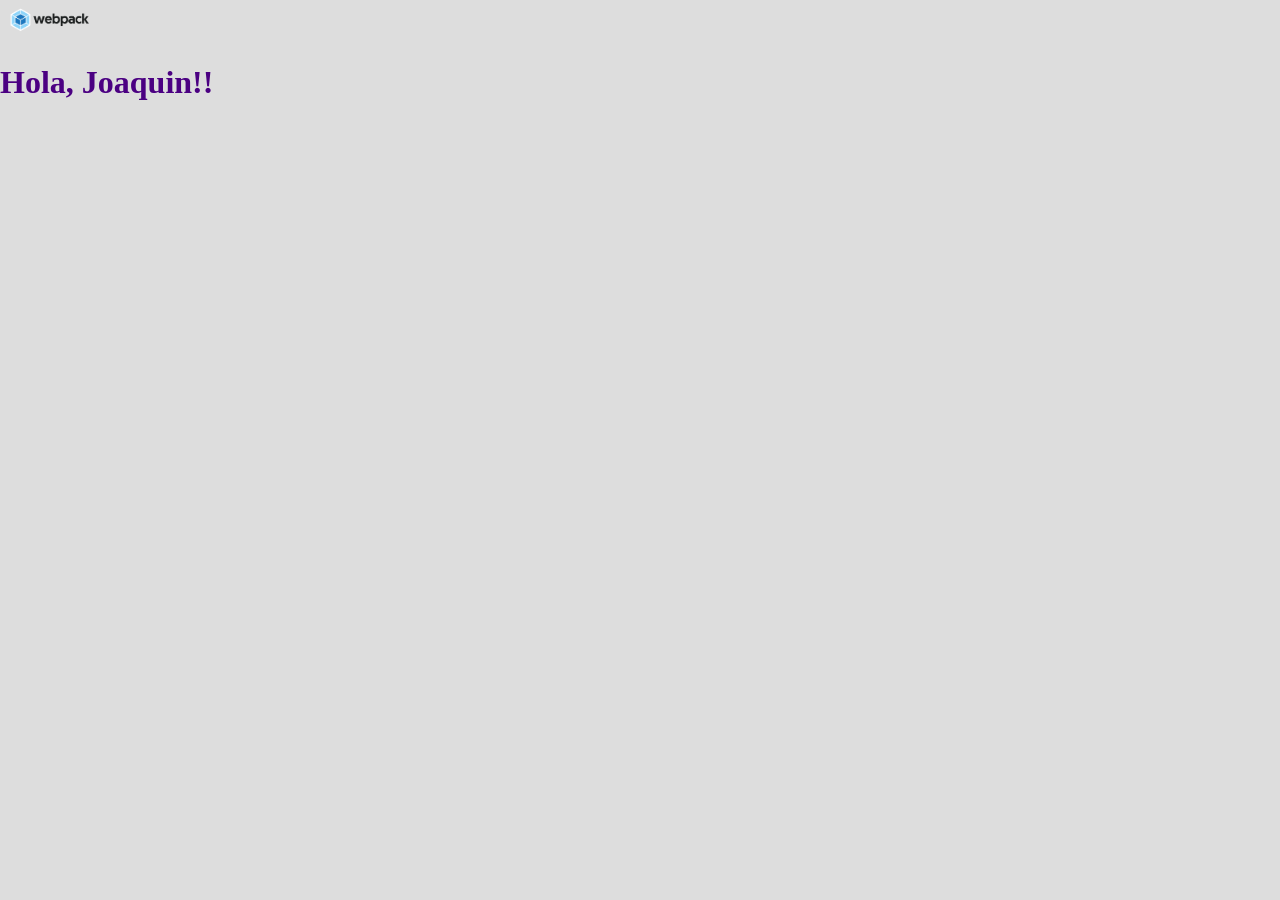
<file: docs/index.html>
<!doctype html><html lang="en"><head><meta charset="UTF-8"><meta name="viewport" content="width=device-width,initial-scale=1"><title>Webpack</title><script defer="defer" src="main.782ba21e830111706331.js"></script><link href="main.0c217ab073a0a6a75644.css" rel="stylesheet"></head><body><img src="assets/img/webpack-logo.png" alt="webpack logo"></body></html>
</file>
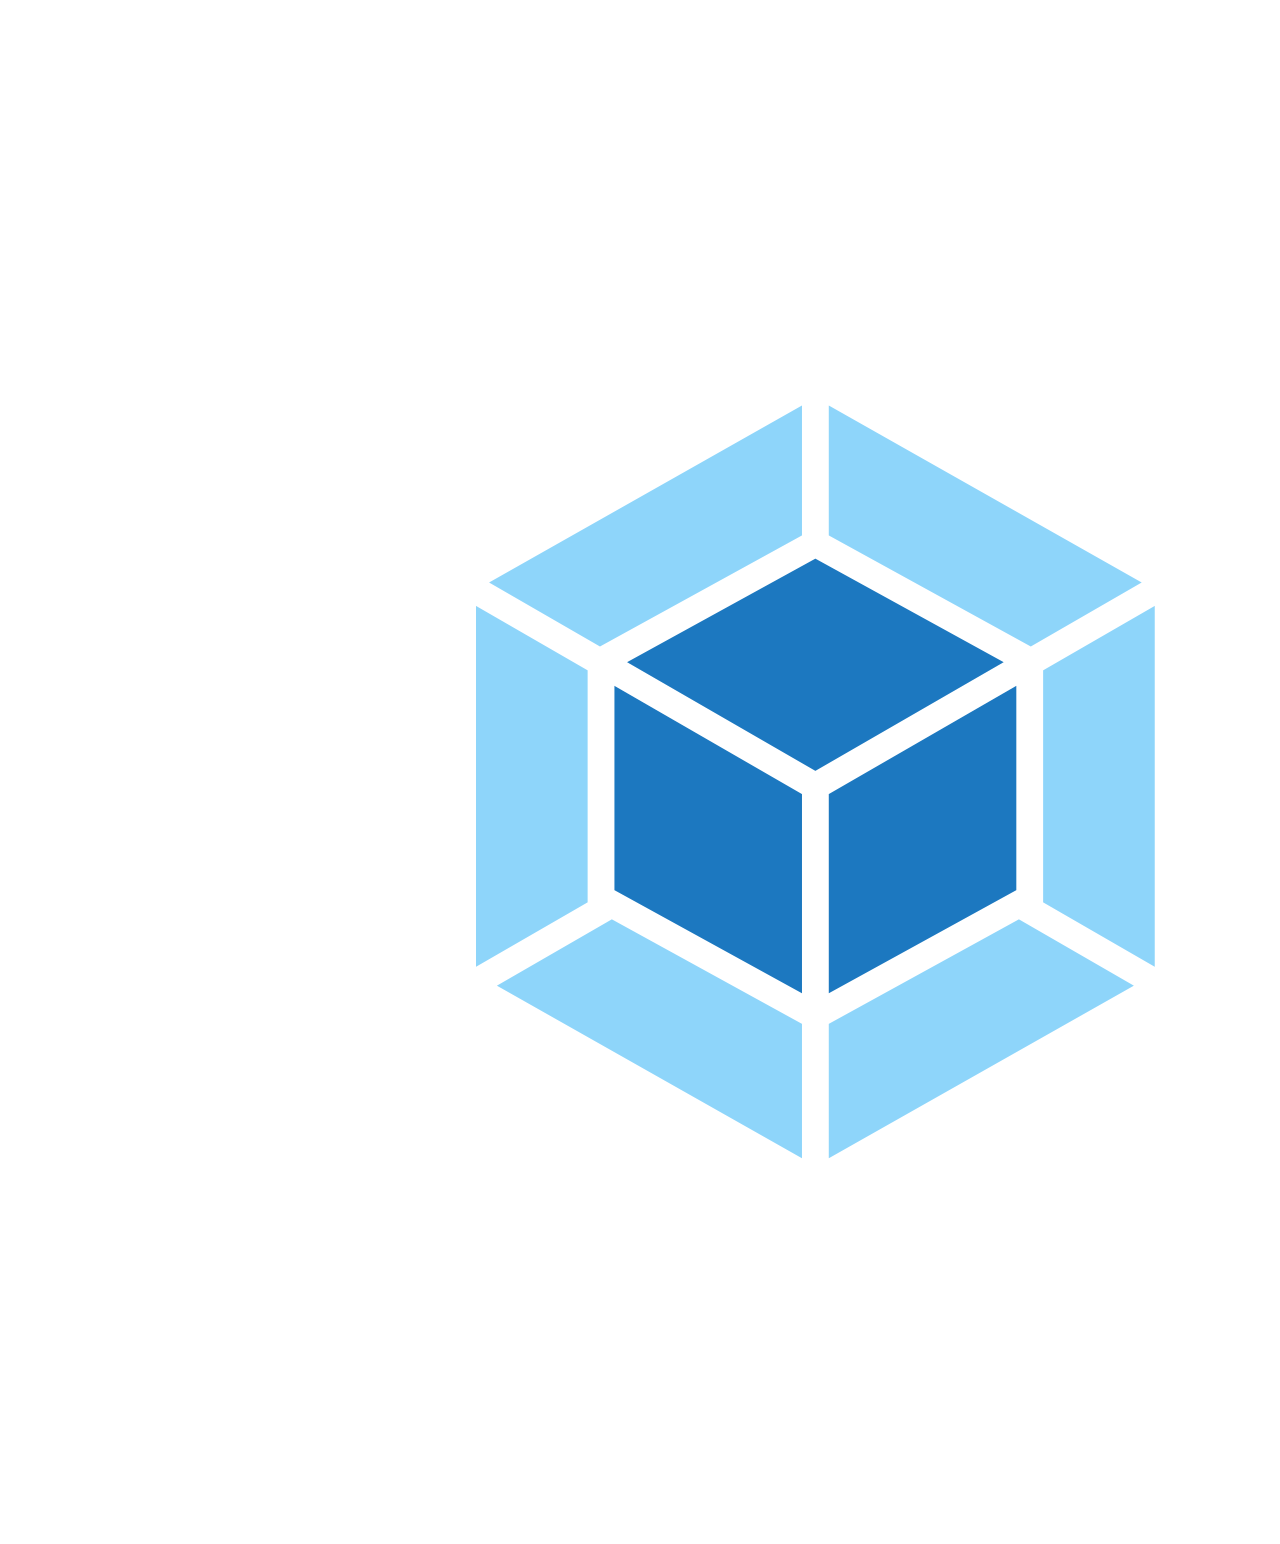
<file: src/index.html>
<!DOCTYPE html>
<html lang="en">
<head>
    <meta charset="UTF-8">
    <meta name="viewport" content="width=device-width, initial-scale=1.0">
    <title>Webpack</title>
</head>
<body>
    
    <img src="assets/img/webpack-logo.png" alt="webpack logo">
    
</body>
</html>
</file>
<file: docs/main.0c217ab073a0a6a75644.css>
body,html{background-color:#ddd;margin:0}img{width:100px}
</file>
